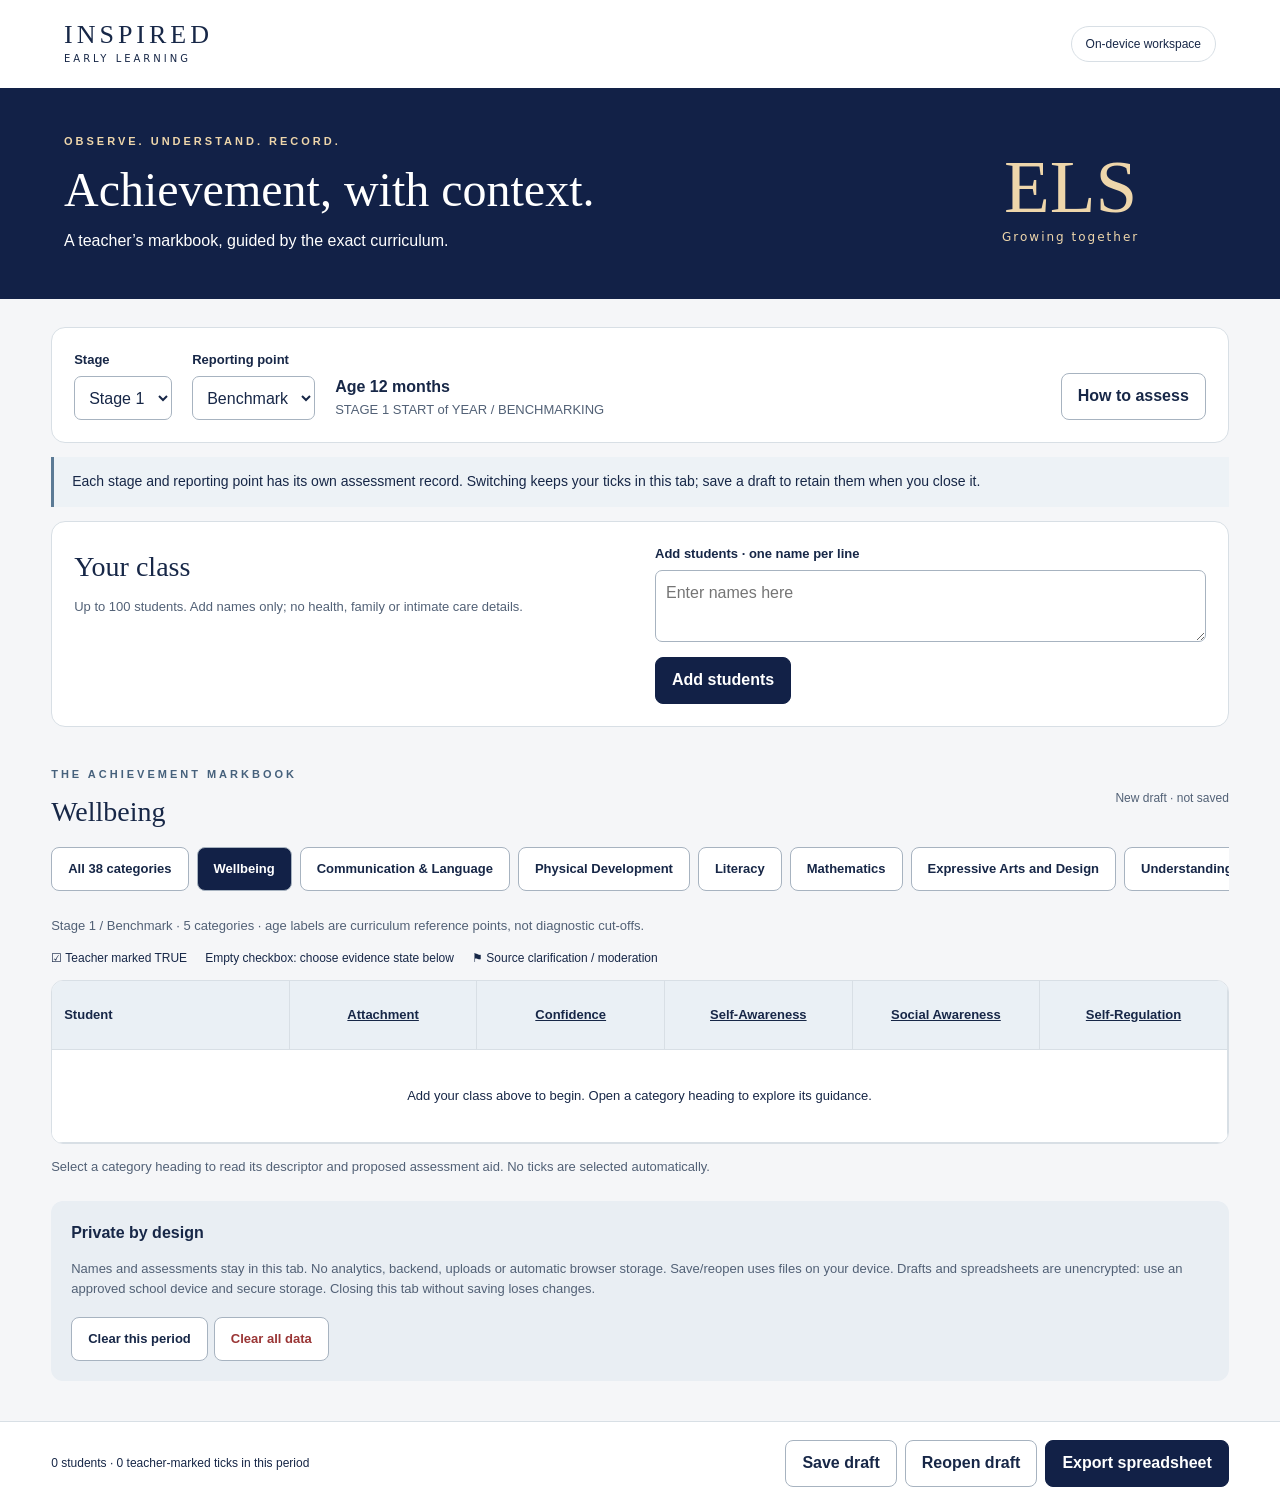
<file: index.html>
<!doctype html><html lang="en"><head><meta charset="utf-8"><meta name="viewport" content="width=device-width,initial-scale=1"><meta name="theme-color" content="#122147"><meta http-equiv="Content-Security-Policy" content="default-src 'none'; script-src 'self'; style-src 'self'; img-src 'self' data:; connect-src 'none'; base-uri 'none'; form-action 'none'; object-src 'none'"><title>ELS achievement markbook companion</title><link rel="stylesheet" href="style.css"></head><body>
<a class="skip" href="#main">Skip to markbook</a><header><div class="brand">INSPIRED<span>EARLY LEARNING</span></div><span class="pill">On-device workspace</span></header>
<div class="hero"><div><p class="eyebrow">OBSERVE. UNDERSTAND. RECORD.</p><h1>Achievement, with context.</h1><p>A teacher’s markbook, guided by the exact curriculum.</p></div><div class="monogram" aria-hidden="true">ELS<span>Growing together</span></div></div>
<main id="main"><section class="toolbar"><div><label for="stage">Stage</label><select id="stage"><option value="1">Stage 1</option><option value="2">Stage 2</option><option value="3">Stage 3</option><option value="4">Stage 4</option><option value="5">Stage 5</option></select></div><div><label for="period">Reporting point</label><select id="period"><option value="benchmark">Benchmark</option><option value="term2">Term 2</option><option value="term4">Term 4</option></select></div><div class="context"><strong id="age"></strong><span id="context"></span></div><button id="help">How to assess</button></section>
<p class="notice">Each stage and reporting point has its own assessment record. Switching keeps your ticks in this tab; save a draft to retain them when you close it.</p>
<section class="roster"><div><h2>Your class</h2><p>Up to 100 students. Add names only; no health, family or intimate care details.</p></div><div class="add"><label for="names">Add students · one name per line</label><textarea id="names" rows="2" maxlength="15000" placeholder="Enter names here"></textarea><button id="add" class="primary">Add students</button></div></section>
<div class="matrix-title"><div><p class="eyebrow dark">THE ACHIEVEMENT MARKBOOK</p><h2 id="domainTitle">Wellbeing</h2></div><p id="saveStatus" role="status">New draft · not saved</p></div>
<nav id="domains" aria-label="Learning domains"></nav><p id="blockNote" class="muted"></p><div class="legend"><span>☑ Teacher marked TRUE</span><span>Empty checkbox: choose evidence state below</span><span>⚑ Source clarification / moderation</span></div>
<div class="table-wrap" tabindex="0" aria-label="Scrollable achievement matrix"><table id="matrix"></table></div><p class="muted">Select a category heading to read its descriptor and proposed assessment aid. No ticks are selected automatically.</p>
<section class="privacy"><strong>Private by design</strong><p>Names and assessments stay in this tab. No analytics, backend, uploads or automatic browser storage. Save/reopen uses files on your device. Drafts and spreadsheets are unencrypted: use an approved school device and secure storage. Closing this tab without saving loses changes.</p><button id="clearPeriod">Clear this period</button><button id="clearAll" class="danger">Clear all data</button></section>
</main><footer><span id="counts">0 students</span><div><button id="save">Save draft</button><button id="open">Reopen draft</button><button id="export" class="primary">Export spreadsheet</button></div></footer>
<input id="file" type="file" accept=".json,application/json" hidden><dialog id="dialog" aria-labelledby="dialogTitle"><h2 id="dialogTitle"></h2><div id="dialogBody"></div><div class="actions"><button id="cancel">Close</button><button id="confirm" class="primary" hidden>Continue</button></div></dialog>
<script src="data.js"></script><script src="core.js"></script><script src="app.js"></script></body></html>
</file>
<file: style.css>
:root{--navy:#122147;--blue:#5b7a95;--gold:#eed6ab;--ink:#172747;--muted:#526176;--line:#d8dfe5;--paper:#f5f6f8}*{box-sizing:border-box}body{margin:0;font:16px/1.55 -apple-system,BlinkMacSystemFont,"Segoe UI",sans-serif;color:var(--ink);background:var(--paper)}button,input,textarea,select{font:inherit;color:inherit}button{cursor:pointer;border:1px solid #a7b3c0;border-radius:8px;padding:10px 16px;min-height:44px;background:white;font-weight:600}button:hover{background:#edf1f5}button.primary{background:var(--navy);color:white;border-color:var(--navy)}button:disabled{opacity:.5;cursor:not-allowed}:focus-visible{outline:3px solid #1b75bb;outline-offset:3px}header{padding:20px 5vw;display:flex;justify-content:space-between;align-items:center;background:white}.brand{font:26px Georgia,serif;letter-spacing:4px}.brand span{display:block;font:10px/1.8 system-ui;letter-spacing:3px}.pill{font-size:12px;border:1px solid var(--line);border-radius:30px;padding:8px 14px}.hero{background:var(--navy);color:white;padding:35px 5vw;display:flex;justify-content:space-between;align-items:center}.eyebrow{font-size:11px;letter-spacing:3px;color:var(--gold);font-weight:700}.dark{color:#46617c}h1{font:clamp(32px,4vw,48px)/1.15 Georgia,serif;margin:12px 0}h2{font:28px/1.25 Georgia,serif;margin:5px 0 12px}h3{font-size:17px}.hero p{margin:10px 0}.monogram{font:75px Georgia;color:var(--gold);text-align:center;padding-right:6vw}.monogram span{display:block;font:12px system-ui;letter-spacing:2px}main{max-width:1600px;margin:auto;padding:28px 4vw 40px}.toolbar{display:flex;gap:20px;align-items:end;padding:22px;background:white;border:1px solid var(--line);border-radius:14px}label{display:block;font-size:13px;font-weight:650;margin-bottom:6px}select,textarea,input[type=text]{border:1px solid #a7b3c0;border-radius:7px;padding:10px;background:white;min-height:44px}textarea{width:100%;resize:vertical}.context{display:flex;flex-direction:column;flex:1}.context span,.muted,.roster p,.privacy p{font-size:13px;color:var(--muted)}.notice{background:#edf2f6;border-left:3px solid var(--blue);padding:14px 18px;font-size:14px}.roster{display:grid;grid-template-columns:1fr 1fr;gap:30px;padding:22px;background:white;border:1px solid var(--line);border-radius:14px}.add button{margin-top:8px}.matrix-title{display:flex;justify-content:space-between;align-items:center;margin-top:28px}#saveStatus{font-size:12px;color:var(--muted)}nav{display:flex;gap:8px;overflow:auto;padding:6px 0 12px}nav button{font-size:13px;white-space:nowrap}nav .active{background:var(--navy);color:white}.legend{display:flex;flex-wrap:wrap;gap:18px;font-size:12px;margin:12px 0}.table-wrap{max-height:520px;overflow:auto;background:white;border:1px solid var(--line);border-radius:12px}table{border-spacing:0;width:100%;font-size:13px}th,td{border-right:1px solid var(--line);border-bottom:1px solid var(--line);padding:12px;text-align:center;min-width:150px}th{position:sticky;top:0;z-index:2;background:#eaf0f5}th:first-child,td:first-child{position:sticky;left:0;z-index:3;min-width:190px;max-width:210px;text-align:left;background:#fff}th:first-child{z-index:4;background:#eaf0f5}th button{border:0;background:transparent;font-size:13px;padding:5px;text-decoration:underline}td input[type=checkbox]{width:24px;height:24px;accent-color:var(--navy);cursor:pointer}td select{font-size:11px;display:block;width:100%;padding:5px;margin-top:6px}td small{display:block;font-size:11px;color:#805f24}td .remove{display:block;min-height:28px;font-size:11px;padding:2px 5px;margin-top:6px;border:0;text-decoration:underline;color:#84413e}td.achieved{background:#edf5ef}.empty{padding:36px;max-width:none!important;text-align:center!important;position:static!important}.privacy{margin-top:24px;padding:20px;background:#e9eef3;border-radius:12px}.privacy button{font-size:13px;margin:5px 6px 0 0}.danger{color:#9a3535}footer{padding:18px 4vw;background:white;border-top:1px solid var(--line);display:flex;justify-content:space-between;gap:16px;align-items:center}footer div{display:flex;gap:8px}footer span{font-size:12px}dialog{max-width:760px;width:calc(100% - 32px);max-height:88vh;overflow:auto;border:0;border-radius:14px;padding:28px;box-shadow:0 24px 80px #0004}dialog::backdrop{background:#12214780}.actions{display:flex;justify-content:flex-end;gap:10px;margin-top:24px}.source{white-space:pre-wrap;background:#f5f6f8;border-left:3px solid var(--blue);padding:15px}.warning{background:#fcf6eb;border-left:3px solid #bc9154;padding:14px;font-size:14px}.proposed{background:#edf4f1;padding:15px;border-radius:8px}.provenance{font-size:12px;color:var(--muted)}.skip{position:absolute;top:-100px;background:white;padding:10px;z-index:10}.skip:focus{top:0}.name{overflow-wrap:anywhere}.actions [hidden]{display:none}details{margin-top:18px}summary{cursor:pointer;font-weight:600}@media(max-width:700px){header{padding:16px 20px}.brand{font-size:21px}.pill{font-size:10px;padding:6px 8px}.hero{padding:26px 20px}.monogram{display:none}main{padding:18px 16px 30px}.toolbar{flex-wrap:wrap;gap:12px;padding:16px}.toolbar>div:not(.context){flex:1}.toolbar select{width:100%}.context{flex-basis:100%}.toolbar>button{width:100%}.roster{grid-template-columns:1fr;gap:10px;padding:18px}.matrix-title{display:block}th:first-child,td:first-child{min-width:140px;max-width:150px;padding:8px}th,td{min-width:145px}.legend{gap:8px}.table-wrap{max-height:460px}footer{align-items:stretch;flex-direction:column;padding:16px}footer div{flex-wrap:wrap}footer button{flex:1;font-size:13px;padding:9px}dialog{padding:20px}.privacy button{width:100%}}

tbody th[scope=row]{top:auto;font-weight:500}tbody th .remove{display:block;font-size:11px;min-height:28px;padding:3px 6px;margin-top:6px}th[scope=row] .name{display:block;max-width:180px}
</file>
